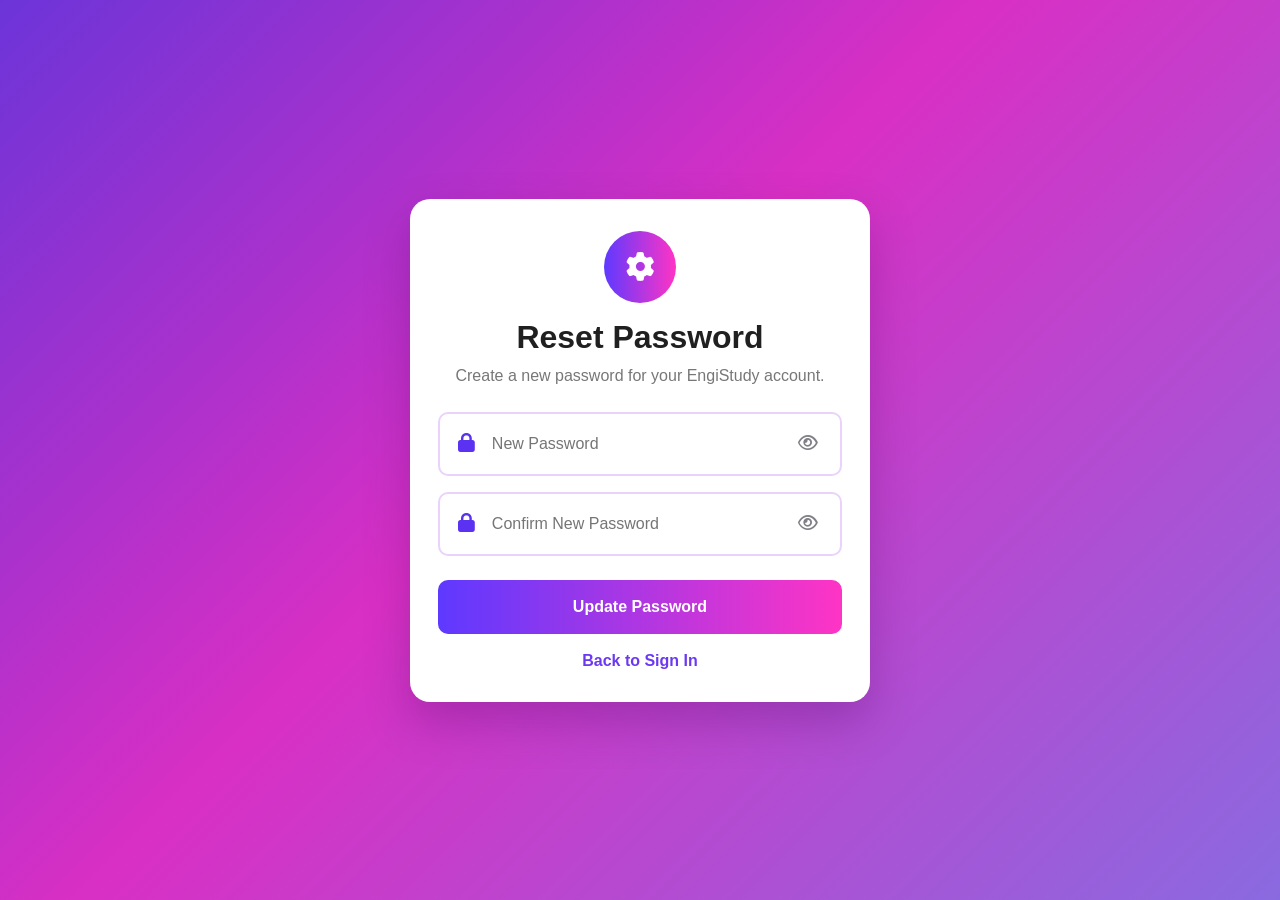
<file: reset-password.html>
<!doctype html>
<html lang="en">
  <head>
    <meta charset="UTF-8" />
    <meta name="viewport" content="width=device-width, initial-scale=1.0" />
    <title>Reset Password - EngiStudy</title>
    <link rel="stylesheet" href="reset-password.css" />
    <link
      rel="stylesheet"
      href="https://cdnjs.cloudflare.com/ajax/libs/font-awesome/6.5.0/css/all.min.css"
    />
  </head>
  <body>
    <div class="reset-page">
      <div class="reset-card">
        <div class="reset-header">
          <div class="reset-logo">
            <i class="fa-solid fa-gear"></i>
          </div>
          <h1>Reset Password</h1>
          <p>Create a new password for your EngiStudy account.</p>
        </div>

        <div class="message" id="resetMessage"></div>

        <div class="input-box">
          <span class="input-icon"><i class="fa-solid fa-lock"></i></span>
          <input type="password" id="newPassword" placeholder="New Password" />
          <button
            type="button"
            class="eye-btn"
            onclick="togglePassword('newPassword', this)"
          >
            <i class="fa-regular fa-eye"></i>
          </button>
        </div>

        <div class="input-box">
          <span class="input-icon"><i class="fa-solid fa-lock"></i></span>
          <input
            type="password"
            id="confirmNewPassword"
            placeholder="Confirm New Password"
          />
          <button
            type="button"
            class="eye-btn"
            onclick="togglePassword('confirmNewPassword', this)"
          >
            <i class="fa-regular fa-eye"></i>
          </button>
        </div>

        <button class="reset-btn" onclick="resetPassword()">
          Update Password
        </button>

        <a class="back-link" href="index.html">Back to Sign In</a>
      </div>
    </div>

    <script src="reset-password.js"></script>
  </body>
</html>
</file>
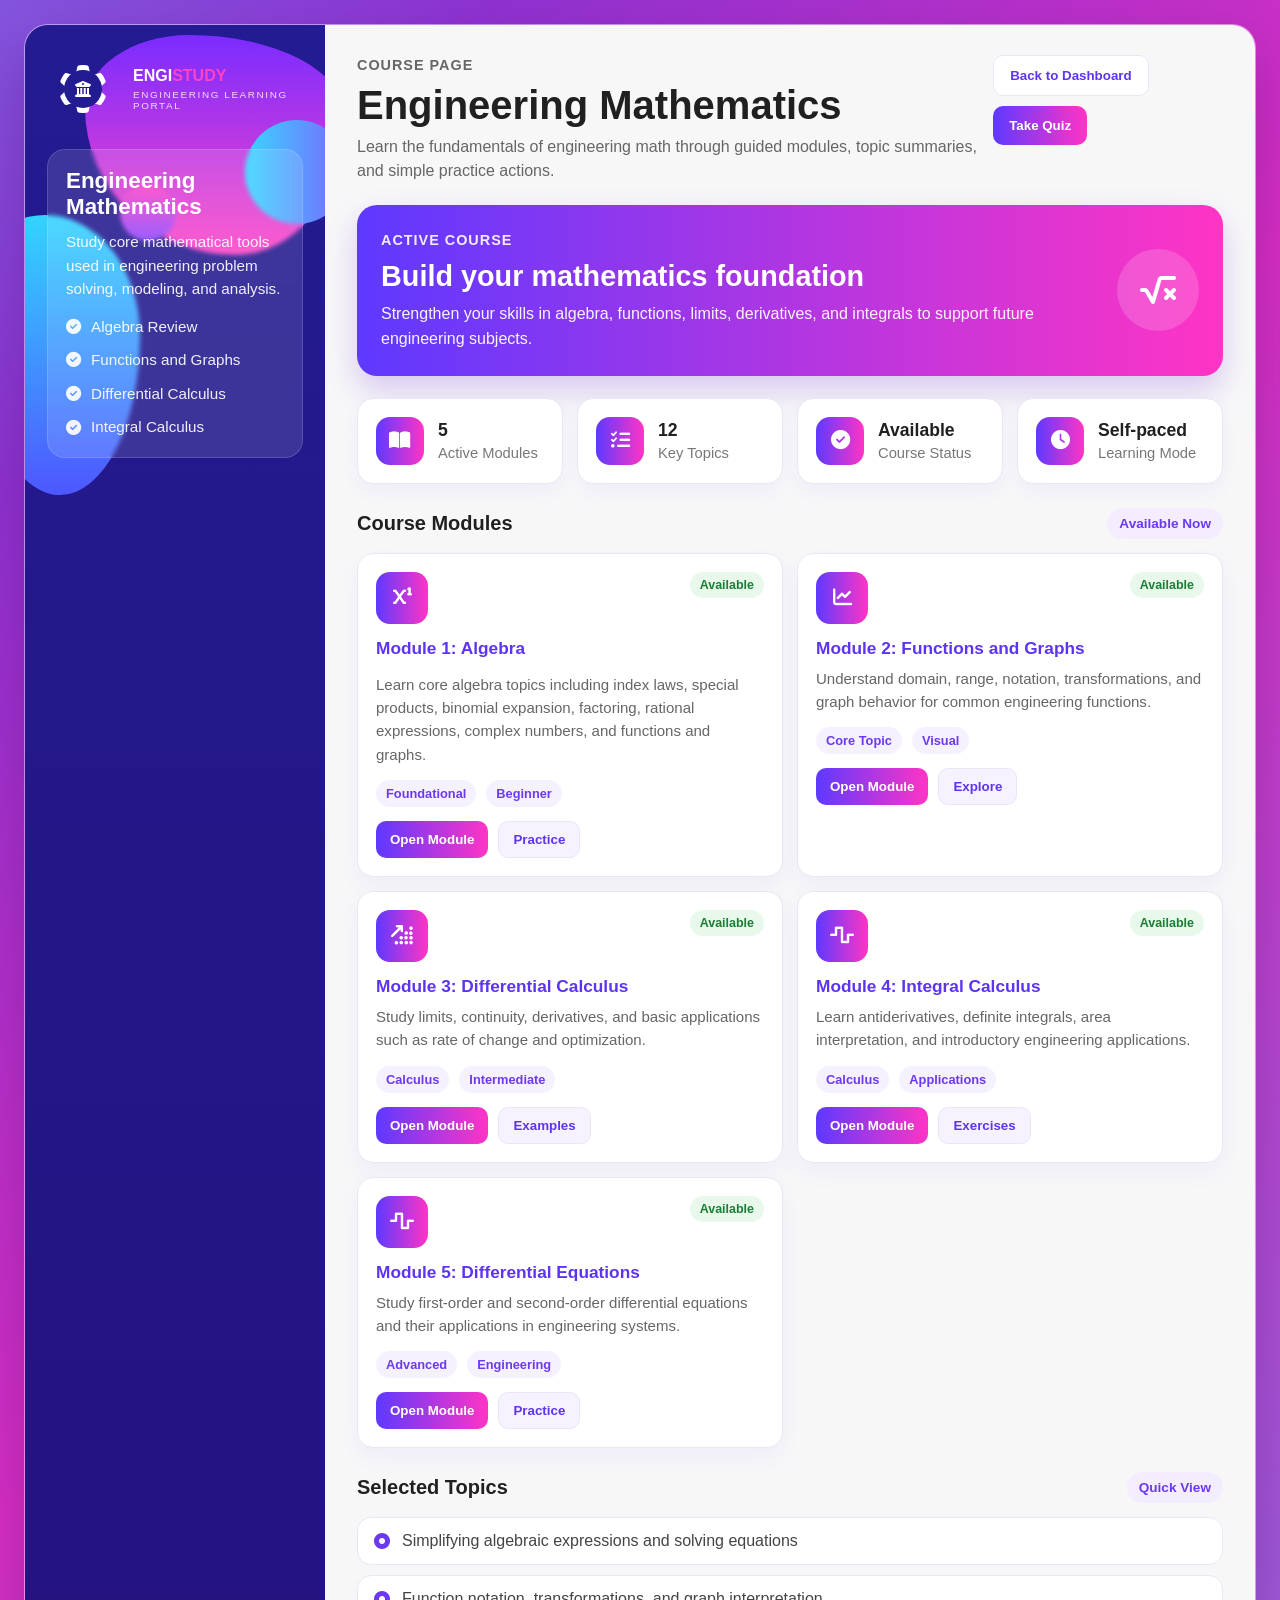
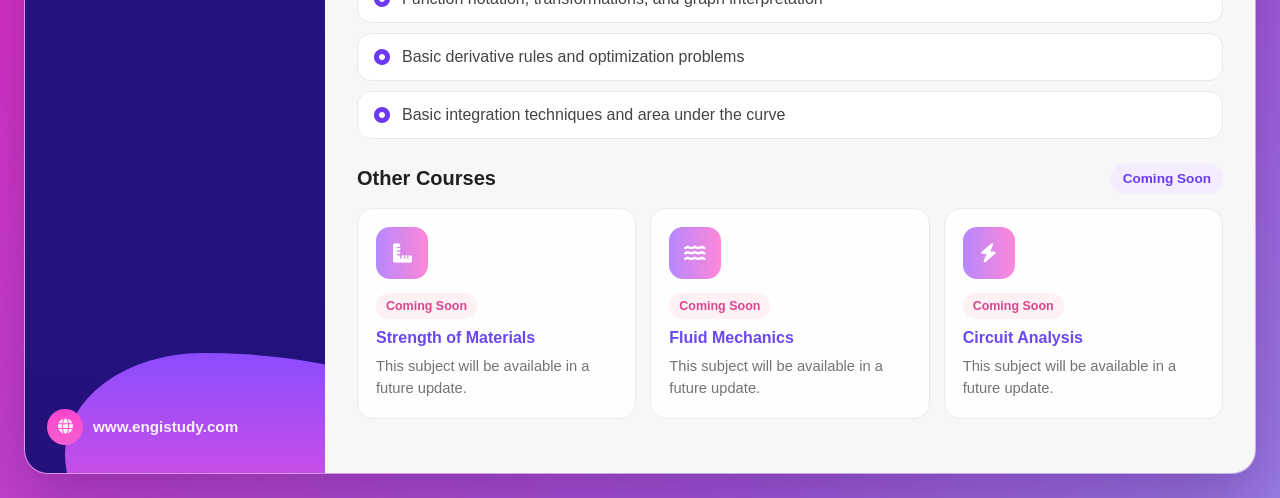
<file: Engineering-Mathematics/Engineering-math.html>
<!doctype html>
<html lang="en">
  <head>
    <meta charset="UTF-8" />
    <meta name="viewport" content="width=device-width, initial-scale=1.0" />
    <title>Engineering Mathematics - EngiStudy</title>
    <link
      rel="stylesheet"
      href="https://cdnjs.cloudflare.com/ajax/libs/font-awesome/6.5.0/css/all.min.css"
    />
    <link rel="stylesheet" href="Engineering-math.css" />
  </head>
  <body>
    <div class="page">
      <div class="layout">
        <aside class="sidebar">
          <div class="logo-wrap">
            <div class="custom-logo">
              <div class="gear-ring"><i class="fa-solid fa-gear"></i></div>
              <div class="logo-center">
                <i class="fa-solid fa-building-columns"></i>
              </div>
            </div>
            <div>
              <div class="brand-title">ENGI<span>STUDY</span></div>
              <div class="brand-subtitle">ENGINEERING LEARNING PORTAL</div>
            </div>
          </div>

          <div class="blob blob-top"></div>
          <div class="blob blob-left"></div>
          <div class="blob blob-bottom"></div>
          <div class="orb orb-one"></div>
          <div class="orb orb-two"></div>

          <div class="sidebar-card">
            <h3>Engineering Mathematics</h3>
            <p>
              Study core mathematical tools used in engineering problem solving,
              modeling, and analysis.
            </p>
            <ul class="sidebar-list">
              <li><i class="fa-solid fa-check-circle"></i> Algebra Review</li>
              <li>
                <i class="fa-solid fa-check-circle"></i> Functions and Graphs
              </li>
              <li>
                <i class="fa-solid fa-check-circle"></i> Differential Calculus
              </li>
              <li>
                <i class="fa-solid fa-check-circle"></i> Integral Calculus
              </li>
            </ul>
          </div>

          <div class="site-link">
            <div class="site-icon"><i class="fa-solid fa-globe"></i></div>
            <span>www.engistudy.com</span>
          </div>
        </aside>

        <main class="content">
          <div class="topbar">
            <div>
              <p class="label">Course Page</p>
              <h1>Engineering Mathematics</h1>
              <p>
                Learn the fundamentals of engineering math through guided
                modules, topic summaries, and simple practice actions.
              </p>
            </div>
            <div class="btn-row">
              <button
                class="btn btn-light"
                onclick="window.location.href = '../index.html'"
              >
                Back to Dashboard
              </button>
              <button
                class="btn btn-primary"
                onclick="alert('Quiz section coming soon.')"
              >
                Take Quiz
              </button>
            </div>
          </div>

          <section class="hero-card">
            <div>
              <p class="label hero-label">Active Course</p>
              <h2>Build your mathematics foundation</h2>
              <p>
                Strengthen your skills in algebra, functions, limits,
                derivatives, and integrals to support future engineering
                subjects.
              </p>
            </div>
            <div class="hero-badge">
              <i class="fa-solid fa-square-root-variable"></i>
            </div>
          </section>

          <section class="stats-grid">
            <div class="stat-card">
              <div class="stat-icon"><i class="fa-solid fa-book-open"></i></div>
              <div>
                <h4>5</h4>
                <p>Active Modules</p>
              </div>
            </div>
            <div class="stat-card">
              <div class="stat-icon">
                <i class="fa-solid fa-list-check"></i>
              </div>
              <div>
                <h4>12</h4>
                <p>Key Topics</p>
              </div>
            </div>
            <div class="stat-card">
              <div class="stat-icon">
                <i class="fa-solid fa-circle-check"></i>
              </div>
              <div>
                <h4>Available</h4>
                <p>Course Status</p>
              </div>
            </div>
            <div class="stat-card">
              <div class="stat-icon"><i class="fa-solid fa-clock"></i></div>
              <div>
                <h4>Self-paced</h4>
                <p>Learning Mode</p>
              </div>
            </div>
          </section>

          <section class="section">
            <div class="section-header">
              <h3>Course Modules</h3>
              <span class="section-tag">Available Now</span>
            </div>

            <div class="lesson-grid">
              <article class="lesson-card">
                <div class="lesson-top">
                  <div class="lesson-icon">
                    <i class="fa-solid fa-superscript"></i>
                  </div>
                  <div class="lesson-status">Available</div>
                </div>
                <h4>Module 1: Algebra</h4>
                <p>
                  <p>
  Learn core algebra topics including index laws, special products,
  binomial expansion, factoring, rational expressions, complex numbers,
  and functions and graphs.
</p>
                </p>
                <div class="lesson-meta">
                  <span class="pill">Foundational</span>
                  <span class="pill">Beginner</span>
                </div>
                <div class="lesson-actions">
                  <button
                    class="mini-btn mini-btn-primary"
                    onclick="showTopic('algebra')"
                  >
                    Open Module
                  </button>
                  <button
                    class="mini-btn mini-btn-secondary"
                    onclick="alert('Practice set coming soon.')"
                  >
                    Practice
                  </button>
                </div>
              </article>

              <article class="lesson-card">
                <div class="lesson-top">
                  <div class="lesson-icon">
                    <i class="fa-solid fa-chart-line"></i>
                  </div>
                  <div class="lesson-status">Available</div>
                </div>
                <h4>Module 2: Functions and Graphs</h4>
                <p>
                  Understand domain, range, notation, transformations, and graph
                  behavior for common engineering functions.
                </p>
                <div class="lesson-meta">
                  <span class="pill">Core Topic</span>
                  <span class="pill">Visual</span>
                </div>
                <div class="lesson-actions">
                  <button
                    class="mini-btn mini-btn-primary"
                    onclick="showTopic('functions')"
                  >
                    Open Module
                  </button>
                  <button
                    class="mini-btn mini-btn-secondary"
                    onclick="alert('Graphing activity coming soon.')"
                  >
                    Explore
                  </button>
                </div>
              </article>

              <article class="lesson-card">
                <div class="lesson-top">
                  <div class="lesson-icon">
                    <i class="fa-solid fa-arrow-up-right-dots"></i>
                  </div>
                  <div class="lesson-status">Available</div>
                </div>
                <h4>Module 3: Differential Calculus</h4>
                <p>
                  Study limits, continuity, derivatives, and basic applications
                  such as rate of change and optimization.
                </p>
                <div class="lesson-meta">
                  <span class="pill">Calculus</span>
                  <span class="pill">Intermediate</span>
                </div>
                <div class="lesson-actions">
                  <button
                    class="mini-btn mini-btn-primary"
                    onclick="showTopic('differential')"
                  >
                    Open Module
                  </button>
                  <button
                    class="mini-btn mini-btn-secondary"
                    onclick="alert('Worked examples coming soon.')"
                  >
                    Examples
                  </button>
                </div>
              </article>

              <article class="lesson-card">
                <div class="lesson-top">
                  <div class="lesson-icon">
                    <i class="fa-solid fa-wave-square"></i>
                  </div>
                  <div class="lesson-status">Available</div>
                </div>
                <h4>Module 4: Integral Calculus</h4>
                <p>
                  Learn antiderivatives, definite integrals, area
                  interpretation, and introductory engineering applications.
                </p>
                <div class="lesson-meta">
                  <span class="pill">Calculus</span>
                  <span class="pill">Applications</span>
                </div>
                <div class="lesson-actions">
                  <button
                    class="mini-btn mini-btn-primary"
                    onclick="showTopic('integral')"
                  >
                    Open Module
                  </button>
                  <button
                    class="mini-btn mini-btn-secondary"
                    onclick="alert('Integration exercises coming soon.')"
                  >
                    Exercises
                  </button>
                </div>
              </article>
              <article class="lesson-card">
                <div class="lesson-top">
                  <div class="lesson-icon">
                    <i class="fa-solid fa-wave-square"></i>
                  </div>
                  <div class="lesson-status">Available</div>
                </div>
                <h4>Module 5: Differential Equations</h4>
                <p>
                  Study first-order and second-order differential equations and
                  their applications in engineering systems.
                </p>
                <div class="lesson-meta">
                  <span class="pill">Advanced</span>
                  <span class="pill">Engineering</span>
                </div>
                <div class="lesson-actions">
                  <button
                    class="mini-btn mini-btn-primary"
                    onclick="showTopic('diffeq')"
                  >
                    Open Module
                  </button>
                  <button
                    class="mini-btn mini-btn-secondary"
                    onclick="alert('Practice coming soon.')"
                  >
                    Practice
                  </button>
                </div>
              </article>
            </div>
          </section>

          <section class="section">
            <div class="section-header">
              <h3>Selected Topics</h3>
              <span class="section-tag">Quick View</span>
            </div>

            <ul class="topic-list" id="topicList">
              <li>
                <i class="fa-solid fa-circle-dot"></i
                ><span
                  >Simplifying algebraic expressions and solving equations</span
                >
              </li>
              <li>
                <i class="fa-solid fa-circle-dot"></i
                ><span
                  >Function notation, transformations, and graph
                  interpretation</span
                >
              </li>
              <li>
                <i class="fa-solid fa-circle-dot"></i
                ><span>Basic derivative rules and optimization problems</span>
              </li>
              <li>
                <i class="fa-solid fa-circle-dot"></i
                ><span
                  >Basic integration techniques and area under the curve</span
                >
              </li>
            </ul>
          </section>

          <section class="section">
            <div class="section-header">
              <h3>Other Courses</h3>
              <span class="section-tag">Coming Soon</span>
            </div>

            <div class="coming-grid">
              <div class="coming-card">
                <div class="lesson-icon">
                  <i class="fa-solid fa-ruler-combined"></i>
                </div>
                <div class="coming-status">Coming Soon</div>
                <h4>Strength of Materials</h4>
                <p>This subject will be available in a future update.</p>
              </div>

              <div class="coming-card">
                <div class="lesson-icon"><i class="fa-solid fa-water"></i></div>
                <div class="coming-status">Coming Soon</div>
                <h4>Fluid Mechanics</h4>
                <p>This subject will be available in a future update.</p>
              </div>

              <div class="coming-card">
                <div class="lesson-icon"><i class="fa-solid fa-bolt"></i></div>
                <div class="coming-status">Coming Soon</div>
                <h4>Circuit Analysis</h4>
                <p>This subject will be available in a future update.</p>
              </div>
            </div>
          </section>
        </main>
      </div>
    </div>

    <script src="Engineering-math.js"></script>
    <script>
      document.body.style.opacity = "0";
      window.addEventListener("load", function () {
        document.body.style.transition = "opacity 0.25s ease";
        document.body.style.opacity = "1";
      });
    </script>
  </body>
</html>
</file>
<file: Engineering-Mathematics/Engineering-math.css>
* {
  box-sizing: border-box;
  margin: 0;
  padding: 0;
  font-family: Arial, Helvetica, sans-serif;
}

body {
  min-height: 100vh;
  background:
    radial-gradient(
      circle at top left,
      rgba(255, 255, 255, 0.16),
      transparent 20%
    ),
    radial-gradient(
      circle at bottom right,
      rgba(255, 255, 255, 0.12),
      transparent 22%
    ),
    linear-gradient(135deg, #6c34d8 0%, #d92fc4 45%, #8a6ae0 100%);
  color: #1f2937;
}

.page {
  min-height: 100vh;
  padding: 24px;
}

.layout {
  width: 100%;
  min-height: calc(100vh - 48px);
  background: rgba(255, 255, 255, 0.14);
  border: 1px solid rgba(255, 255, 255, 0.35);
  border-radius: 24px;
  overflow: hidden;
  display: grid;
  grid-template-columns: 300px 1fr;
  box-shadow: 0 24px 60px rgba(56, 0, 88, 0.3);
}

.sidebar {
  position: relative;
  padding: 28px 22px;
  background: linear-gradient(180deg, #231b91 0%, #24117b 100%);
  color: white;
  display: flex;
  flex-direction: column;
  gap: 24px;
  overflow: hidden;
}

.logo-wrap {
  position: relative;
  z-index: 2;
  display: flex;
  align-items: center;
  gap: 14px;
}

.custom-logo {
  width: 72px;
  height: 72px;
  position: relative;
  flex-shrink: 0;
}

.gear-ring {
  position: absolute;
  inset: 0;
  display: flex;
  align-items: center;
  justify-content: center;
  font-size: 3rem;
}

.logo-center {
  position: absolute;
  width: 38px;
  height: 38px;
  border-radius: 50%;
  background: #231b91;
  display: flex;
  align-items: center;
  justify-content: center;
  top: 17px;
  left: 17px;
  font-size: 1rem;
}

.brand-title {
  font-size: 1rem;
  font-weight: 700;
  line-height: 1.1;
}

.brand-title span {
  color: #ff42c6;
}

.brand-subtitle {
  font-size: 0.62rem;
  letter-spacing: 1.6px;
  color: rgba(255, 255, 255, 0.84);
  margin-top: 4px;
}

.sidebar-card {
  position: relative;
  z-index: 2;
  background: rgba(255, 255, 255, 0.12);
  border: 1px solid rgba(255, 255, 255, 0.14);
  border-radius: 18px;
  padding: 18px;
  backdrop-filter: blur(2px);
}

.sidebar-card h3 {
  font-size: 1.4rem;
  margin-bottom: 10px;
}

.sidebar-card p,
.sidebar-list li,
.site-link {
  color: rgba(255, 255, 255, 0.92);
  line-height: 1.55;
  font-size: 0.95rem;
}

.sidebar-list {
  list-style: none;
  display: grid;
  gap: 10px;
  margin-top: 14px;
}

.sidebar-list li {
  display: flex;
  align-items: center;
  gap: 10px;
}

.site-link {
  position: relative;
  z-index: 2;
  margin-top: auto;
  display: flex;
  align-items: center;
  gap: 10px;
  font-weight: 700;
}

.site-icon {
  width: 36px;
  height: 36px;
  border-radius: 50%;
  background: linear-gradient(180deg, #ff45cc, #f35fd0);
  display: flex;
  align-items: center;
  justify-content: center;
}

.blob,
.orb {
  position: absolute;
  pointer-events: none;
}

.blob-top {
  width: 260px;
  height: 220px;
  top: 10px;
  right: -20px;
  background: linear-gradient(180deg, #7a2cff, #ff45c7);
  border-radius: 40% 60% 42% 58% / 33% 37% 63% 67%;
  z-index: 1;
}

.blob-left {
  width: 170px;
  height: 280px;
  left: -55px;
  top: 190px;
  background: linear-gradient(180deg, #33d4ff, #4e57ff);
  border-radius: 44% 56% 47% 53% / 28% 43% 57% 72%;
  z-index: 1;
}

.blob-bottom {
  width: 360px;
  height: 240px;
  left: 40px;
  bottom: -120px;
  background: linear-gradient(180deg, #8c4cff, #ff51d0);
  border-radius: 38% 62% 44% 56% / 42% 29% 71% 58%;
  z-index: 1;
}

.orb-one {
  width: 104px;
  height: 104px;
  left: 220px;
  top: 95px;
  border-radius: 50%;
  background: linear-gradient(90deg, #38d6ff, #7d63ff);
  z-index: 1;
}

.orb-two {
  width: 56px;
  height: 56px;
  left: 95px;
  top: 160px;
  border-radius: 50%;
  background: linear-gradient(180deg, #ff43c8, #8d48ff);
  z-index: 1;
}

.content {
  background: #f7f7f8;
  padding: 30px 32px;
  overflow-y: auto;
}

.topbar {
  display: flex;
  align-items: flex-start;
  justify-content: space-between;
  gap: 16px;
  margin-bottom: 22px;
}

.label {
  font-size: 0.9rem;
  font-weight: 700;
  color: #8a6be8;
  text-transform: uppercase;
  letter-spacing: 1px;
  margin-bottom: 6px;
}

.topbar h1 {
  font-size: 2.5rem;
  color: #202020;
  margin-bottom: 8px;
  line-height: 1.1;
}

.topbar p {
  color: #666;
  line-height: 1.5;
  max-width: 700px;
}

.btn-row {
  display: flex;
  gap: 10px;
  flex-wrap: wrap;
}

.btn {
  border: none;
  border-radius: 10px;
  padding: 12px 16px;
  font-weight: 700;
  cursor: pointer;
}

.btn-primary {
  color: white;
  background: linear-gradient(90deg, #5e39ff 0%, #ff34c5 100%);
}

.btn-light {
  background: white;
  color: #5c34f2;
  border: 1px solid #ece5f4;
}

.hero-card {
  background: linear-gradient(90deg, #5e39ff 0%, #ff34c5 100%);
  border-radius: 20px;
  padding: 24px;
  color: white;
  display: flex;
  align-items: center;
  justify-content: space-between;
  gap: 18px;
  box-shadow: 0 14px 30px rgba(125, 63, 220, 0.25);
  margin-bottom: 22px;
}

.hero-card h2 {
  font-size: 1.8rem;
  margin-bottom: 8px;
}

.hero-card p {
  line-height: 1.6;
  max-width: 700px;
  color: rgba(255, 255, 255, 0.95);
}

.hero-label {
  color: rgba(255, 255, 255, 0.9) !important;
  margin-bottom: 8px;
}

.hero-badge {
  width: 82px;
  height: 82px;
  border-radius: 50%;
  background: rgba(255, 255, 255, 0.16);
  display: flex;
  align-items: center;
  justify-content: center;
  font-size: 2rem;
  flex-shrink: 0;
}

.stats-grid {
  display: grid;
  grid-template-columns: repeat(4, 1fr);
  gap: 14px;
  margin-bottom: 24px;
}

.stat-card {
  background: #ffffff;
  border: 1px solid #ece5f4;
  border-radius: 16px;
  padding: 18px;
  display: flex;
  align-items: center;
  gap: 14px;
  box-shadow: 0 8px 18px rgba(92, 52, 242, 0.05);
}

.stat-icon {
  width: 48px;
  height: 48px;
  border-radius: 14px;
  background: linear-gradient(90deg, #5e39ff 0%, #ff34c5 100%);
  color: white;
  display: flex;
  align-items: center;
  justify-content: center;
  font-size: 1.2rem;
  flex-shrink: 0;
}

.stat-card h4 {
  font-size: 1.1rem;
  color: #202020;
  margin-bottom: 4px;
}

.stat-card p {
  color: #777;
  font-size: 0.92rem;
}

.section {
  margin-bottom: 24px;
}

.section-header {
  display: flex;
  align-items: center;
  justify-content: space-between;
  margin-bottom: 14px;
  gap: 12px;
}

.section-header h3 {
  font-size: 1.25rem;
  color: #202020;
}

.section-tag {
  background: #f3edff;
  color: #6c39f2;
  padding: 8px 12px;
  border-radius: 999px;
  font-size: 0.85rem;
  font-weight: 700;
}

.lesson-grid {
  display: grid;
  grid-template-columns: repeat(2, 1fr);
  gap: 14px;
}

.lesson-card {
  background: #ffffff;
  border: 1px solid #ece5f4;
  border-radius: 16px;
  padding: 18px;
  box-shadow: 0 10px 22px rgba(92, 52, 242, 0.05);
}

.lesson-top {
  display: flex;
  align-items: flex-start;
  justify-content: space-between;
  gap: 14px;
  margin-bottom: 14px;
}

.lesson-icon {
  width: 52px;
  height: 52px;
  border-radius: 14px;
  background: linear-gradient(90deg, #5e39ff 0%, #ff34c5 100%);
  color: white;
  display: flex;
  align-items: center;
  justify-content: center;
  font-size: 1.2rem;
  flex-shrink: 0;
}

.lesson-status {
  display: inline-block;
  padding: 6px 10px;
  border-radius: 999px;
  font-size: 0.78rem;
  font-weight: 700;
  background: #e8f9ec;
  color: #1a7e34;
}

.lesson-card h4 {
  color: #5c34f2;
  font-size: 1.08rem;
  margin-bottom: 8px;
}

.lesson-card p {
  color: #666;
  font-size: 0.94rem;
  line-height: 1.55;
  margin-bottom: 14px;
}

.lesson-meta {
  display: flex;
  gap: 10px;
  flex-wrap: wrap;
  margin-bottom: 14px;
}

.pill {
  background: #f6f1ff;
  color: #6c39f2;
  font-size: 0.8rem;
  font-weight: 700;
  border-radius: 999px;
  padding: 6px 10px;
}

.lesson-actions {
  display: flex;
  gap: 10px;
  flex-wrap: wrap;
}

.mini-btn {
  border: none;
  border-radius: 10px;
  padding: 10px 14px;
  cursor: pointer;
  font-weight: 700;
}

.mini-btn-primary {
  color: white;
  background: linear-gradient(90deg, #5e39ff 0%, #ff34c5 100%);
}

.mini-btn-secondary {
  color: #5c34f2;
  background: #f7f2ff;
  border: 1px solid #ece5f4;
}

.topic-list {
  list-style: none;
  display: grid;
  gap: 10px;
}

.topic-list li {
  background: white;
  border: 1px solid #ece5f4;
  border-radius: 14px;
  padding: 14px 16px;
  display: flex;
  align-items: center;
  gap: 12px;
  color: #444;
}

.topic-list i {
  color: #6c39f2;
  font-size: 1rem;
}

.coming-grid {
  display: grid;
  grid-template-columns: repeat(3, 1fr);
  gap: 14px;
}

.coming-card {
  background: #fff;
  border: 1px solid #ece5f4;
  border-radius: 16px;
  padding: 18px;
  opacity: 0.9;
}

.coming-card .lesson-icon {
  background: linear-gradient(90deg, #b07cff 0%, #ff7bd5 100%);
  margin-bottom: 14px;
}

.coming-status {
  display: inline-block;
  margin-bottom: 10px;
  padding: 6px 10px;
  border-radius: 999px;
  font-size: 0.78rem;
  font-weight: 700;
  background: #fff1f3;
  color: #d63384;
}

.coming-card h4 {
  color: #5c34f2;
  margin-bottom: 8px;
}

.coming-card p {
  color: #666;
  line-height: 1.5;
  font-size: 0.92rem;
}

@media (max-width: 1100px) {
  .layout {
    grid-template-columns: 260px 1fr;
  }

  .stats-grid {
    grid-template-columns: repeat(2, 1fr);
  }

  .lesson-grid,
  .coming-grid {
    grid-template-columns: 1fr 1fr;
  }
}

@media (max-width: 820px) {
  .layout {
    grid-template-columns: 1fr;
  }

  .sidebar {
    display: none;
  }

  .content {
    padding: 24px 18px 30px;
  }

  .stats-grid,
  .lesson-grid,
  .coming-grid {
    grid-template-columns: 1fr;
  }

  .topbar {
    flex-direction: column;
    align-items: flex-start;
  }

  .hero-card {
    flex-direction: column;
    align-items: flex-start;
  }
}
</file>
